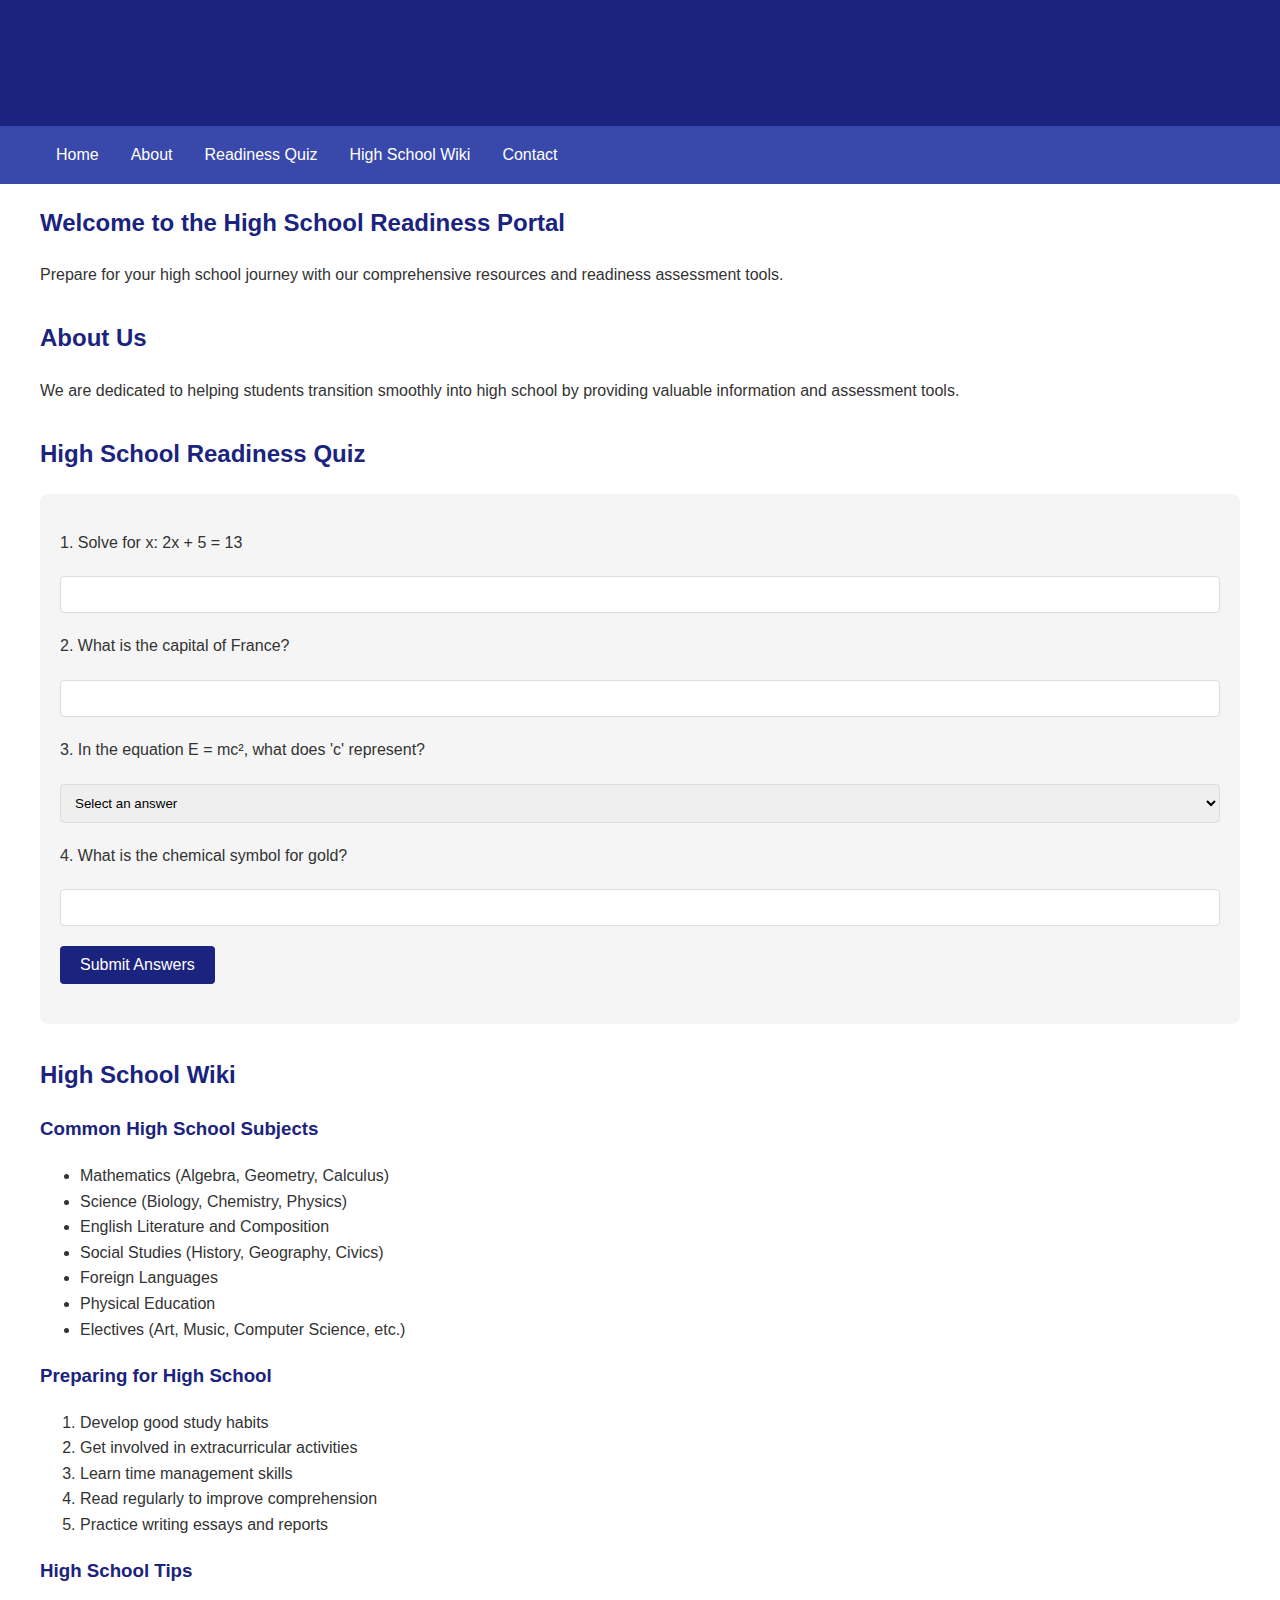
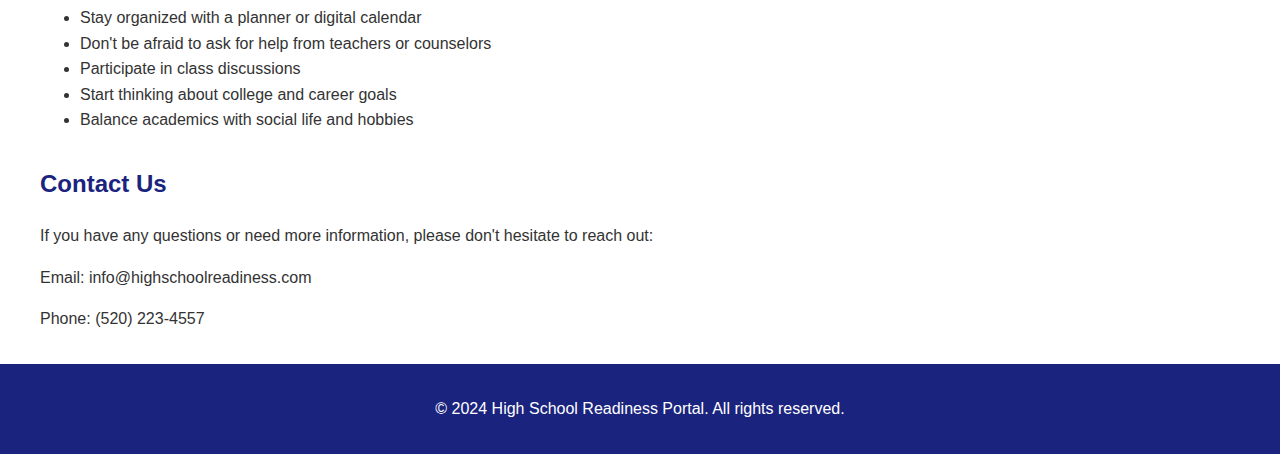
<file: index.html>
<!DOCTYPE html>
<html lang="en">
<head>
    <meta charset="UTF-8">
    <meta name="viewport" content="width=device-width, initial-scale=1.0">
    <title>High School Readiness Portal</title>
    <style>
        body {
            font-family: 'Arial', sans-serif;
            margin: 0;
            padding: 0;
            color: #333;
            line-height: 1.6;
        }
        .container {
            max-width: 1200px;
            margin: 0 auto;
            padding: 0 20px;
        }
        header {
            background-color: #1a237e;
            color: white;
            padding: 1rem 0;
        }
        nav {
            background-color: #3949ab;
        }
        nav ul {
            list-style-type: none;
            padding: 0;
            margin: 0;
            display: flex;
        }
        nav ul li {
            padding: 1rem;
        }
        nav ul li a {
            color: white;
            text-decoration: none;
        }
        main {
            padding: 2rem 0;
        }
        section {
            margin-bottom: 2rem;
        }
        h1, h2, h3 {
            color: #1a237e;
        }
        .quiz-container {
            background-color: #f5f5f5;
            border-radius: 8px;
            padding: 20px;
            margin-top: 20px;
        }
        .question {
            margin-bottom: 20px;
        }
        input[type="text"], input[type="number"], select {
            width: 100%;
            padding: 10px;
            margin-top: 5px;
            border: 1px solid #ddd;
            border-radius: 4px;
            box-sizing: border-box;
        }
        button {
            background-color: #1a237e;
            color: white;
            border: none;
            padding: 10px 20px;
            font-size: 16px;
            cursor: pointer;
            border-radius: 4px;
            transition: background-color 0.3s;
        }
        button:hover {
            background-color: #303f9f;
        }
        #result {
            margin-top: 20px;
            font-weight: bold;
            font-size: 18px;
        }
        #map {
            height: 400px;
            width: 100%;
            margin-top: 20px;
            display: none;
        }
        #hiddenButton {
            position: fixed;
            bottom: 10px;
            right: 10px;
            background-color: transparent;
            border: none;
            color: transparent;
            cursor: default;
            font-size: 10px;
        }
        #hiddenButton:hover {
            color: #1a237e;
        }
        footer {
            background-color: #1a237e;
            color: white;
            text-align: center;
            padding: 1rem 0;
            margin-top: 2rem;
        }
    </style>
</head>
<body>
    <header>
        <div class="container">
            <h1>High School Readiness Portal</h1>
        </div>
    </header>
    
    <nav>
        <div class="container">
            <ul>
                <li><a href="#home">Home</a></li>
                <li><a href="#about">About</a></li>
                <li><a href="#quiz">Readiness Quiz</a></li>
                <li><a href="#wiki">High School Wiki</a></li>
                <li><a href="#contact">Contact</a></li>
            </ul>
        </div>
    </nav>

    <main class="container">
        <section id="home">
            <h2>Welcome to the High School Readiness Portal</h2>
            <p>Prepare for your high school journey with our comprehensive resources and readiness assessment tools.</p>
        </section>

        <section id="about">
            <h2>About Us</h2>
            <p>We are dedicated to helping students transition smoothly into high school by providing valuable information and assessment tools.</p>
        </section>

        <section id="quiz">
            <h2>High School Readiness Quiz</h2>
            <div class="quiz-container">
                <div id="quiz">
                    <div class="question">
                        <p>1. Solve for x: 2x + 5 = 13</p>
                        <input type="number" id="q1" step="0.1">
                    </div>
                    <div class="question">
                        <p>2. What is the capital of France?</p>
                        <input type="text" id="q2">
                    </div>
                    <div class="question">
                        <p>3. In the equation E = mc², what does 'c' represent?</p>
                        <select id="q3">
                            <option value="">Select an answer</option>
                            <option value="mass">Mass</option>
                            <option value="energy">Energy</option>
                            <option value="speed">Speed of light</option>
                            <option value="constant">Constant</option>
                        </select>
                    </div>
                    <div class="question">
                        <p>4. What is the chemical symbol for gold?</p>
                        <input type="text" id="q4">
                    </div>
                    <button onclick="checkAnswers()">Submit Answers</button>
                </div>
                <div id="result"></div>
            </div>
            <div id="map"></div>
        </section>

        <section id="wiki">
            <h2>High School Wiki</h2>
            <h3>Common High School Subjects</h3>
            <ul>
                <li>Mathematics (Algebra, Geometry, Calculus)</li>
                <li>Science (Biology, Chemistry, Physics)</li>
                <li>English Literature and Composition</li>
                <li>Social Studies (History, Geography, Civics)</li>
                <li>Foreign Languages</li>
                <li>Physical Education</li>
                <li>Electives (Art, Music, Computer Science, etc.)</li>
            </ul>
            <h3>Preparing for High School</h3>
            <ol>
                <li>Develop good study habits</li>
                <li>Get involved in extracurricular activities</li>
                <li>Learn time management skills</li>
                <li>Read regularly to improve comprehension</li>
                <li>Practice writing essays and reports</li>
            </ol>
            <h3>High School Tips</h3>
            <ul>
                <li>Stay organized with a planner or digital calendar</li>
                <li>Don't be afraid to ask for help from teachers or counselors</li>
                <li>Participate in class discussions</li>
                <li>Start thinking about college and career goals</li>
                <li>Balance academics with social life and hobbies</li>
            </ul>
        </section>

        <section id="contact">
            <h2>Contact Us</h2>
            <p>If you have any questions or need more information, please don't hesitate to reach out:</p>
            <p>Email: info@highschoolreadiness.com</p>
            <p>Phone: (520) 223-4557</p>
        </section>
    </main>

    <footer>
        <div class="container">
            <p>&copy; 2024 High School Readiness Portal. All rights reserved.</p>
        </div>
    </footer>

    <button id="hiddenButton" onclick="window.location.href='/celebrating1'">:)</button>

    <script>
        function checkAnswers() {
            const answers = [4, "Paris", "speed", "Au"];
            let correct = 0;
            for (let i = 1; i <= 4; i++) {
                const userAnswer = document.getElementById(`q${i}`).value.trim().toLowerCase();
                if (i === 1) {
                    if (parseFloat(userAnswer) === answers[i-1]) correct++;
                } else if (userAnswer === answers[i-1].toLowerCase()) {
                    correct++;
                }
            }
            const resultDiv = document.getElementById('result');
            if (correct === 4) {
                resultDiv.innerHTML = "Congratulations! You've demonstrated readiness for 9th grade. Here are some high schools near you:";
                document.getElementById('hiddenButton').style.cursor = 'pointer';
                showMap();
            } else {
                resultDiv.innerHTML = `You got ${correct} out of 4 correct. Keep studying and try again!`;
            }
        }

        function showMap() {
            document.getElementById('map').style.display = 'block';
            initMap();
        }

        function initMap() {
            const script = document.createElement('script');
            script.src = `https://maps.googleapis.com/maps/api/js?key=YOUR_API_KEY&callback=createMap`;
            script.async = true;
            document.head.appendChild(script);
        }

        function createMap() {
            if (navigator.geolocation) {
                navigator.geolocation.getCurrentPosition(position => {
                    const userLocation = {
                        lat: position.coords.latitude,
                        lng: position.coords.longitude
                    };
                    const map = new google.maps.Map(document.getElementById('map'), {
                        center: userLocation,
                        zoom: 12
                    });

                    new google.maps.Marker({
                        position: userLocation,
                        map: map,
                        title: 'Your Location'
                    });

                    const service = new google.maps.places.PlacesService(map);
                    service.nearbySearch({
                        location: userLocation,
                        radius: 5000,
                        type: ['school'],
                        keyword: 'high school'
                    }, (results, status) => {
                        if (status === google.maps.places.PlacesServiceStatus.OK) {
                            for (let i = 0; i < results.length; i++) {
                                createMarker(results[i], map);
                            }
                        }
                    });
                });
            } else {
                alert("Geolocation is not supported by this browser.");
            }
        }

        function createMarker(place, map) {
            const marker = new google.maps.Marker({
                map: map,
                position: place.geometry.location
            });

            google.maps.event.addListener(marker, 'click', () => {
                const infowindow = new google.maps.InfoWindow();
                infowindow.setContent(place.name);
                infowindow.open(map, marker);
            });
        }
    </script>
</body>
</html>
</file>
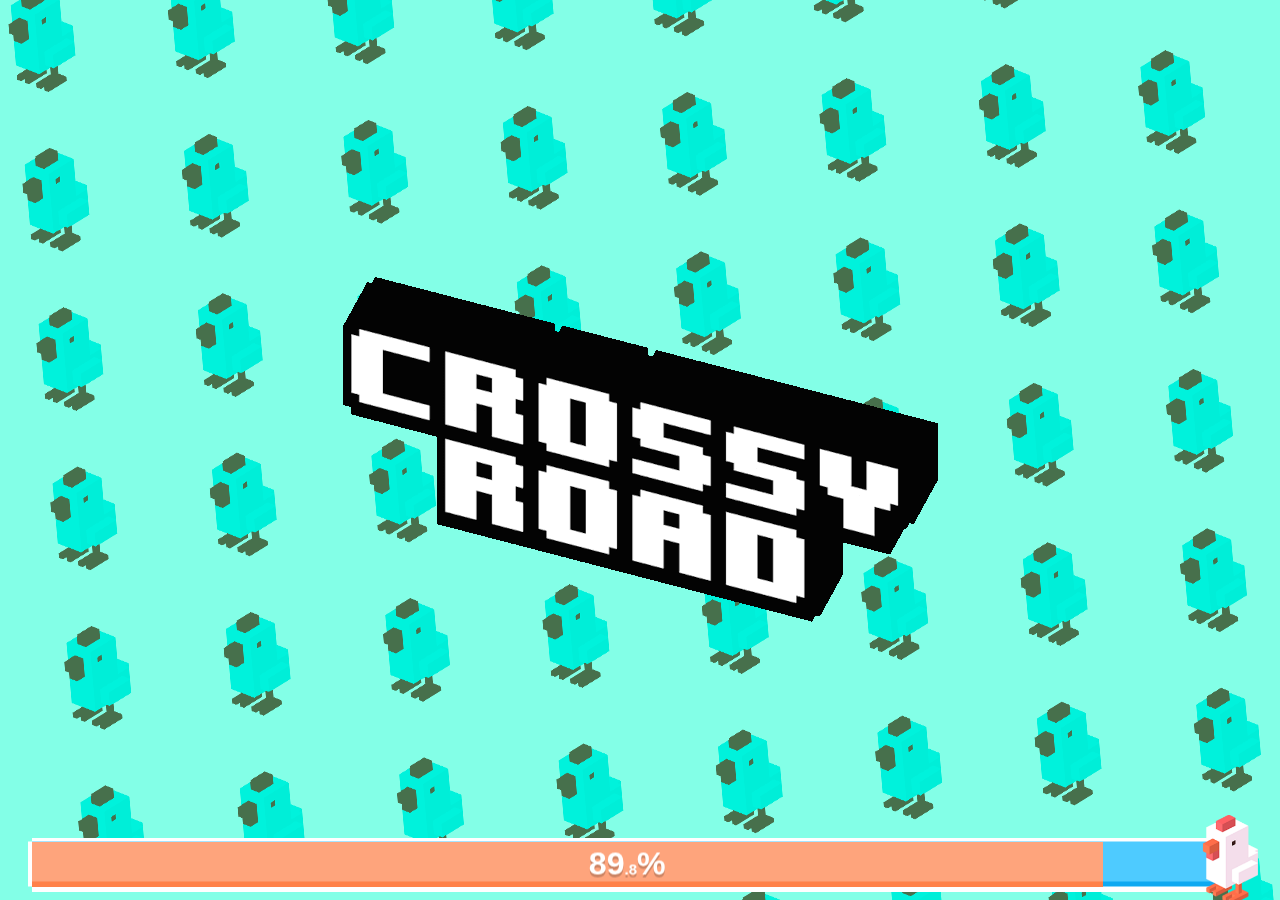
<file: crossy/index.html>
<!--
Game Bootstrapper

@author Kasper Mol <kasper@poki.com>
@copyright Poki 2017
-->
<!doctype HTML>
<html lang="en">
<head>
	<meta charset="utf-8" />
	<meta name="viewport" content="width=device-width, user-scalable=no, minimum-scale=1.0, maximum-scale=1.0">

	<title>Crossyroad - Games | 𝗡𝗮𝘁𝗶𝘃𝗲 𝗚𝗮𝗺𝗲𝘀</title>
<script async src="https://arc.io/widget.min.js#5XPTU21J"></script>
<!-- Google tag (gtag.js) -->
<script async src="https://www.googletagmanager.com/gtag/js?id=G-W8NZMM8WN9"></script>
<script>
  window.dataLayer = window.dataLayer || [];
  function gtag(){dataLayer.push(arguments);}
  gtag('js', new Date());

  gtag('config', 'G-W8NZMM8WN9');
</script>

	<link rel="stylesheet" href="style.css" />
	<link rel="stylesheet" async href="app-store-interstitial.css" />

	<script src="scripts/extra.min.js"></script>
	<script src="poki-sdk.js"></script>
</head>
<body>
	<script src="scripts/bootstrap.min.js"></script>
</body>
</html>
</file>
<file: crossy/style.css>
html, body {
	margin: 0;
	width: 100%;
	height: 100%;
    overflow: hidden;
    background: #5dc7e7 url(sprites/tiled-bg.png);
}

body { 
    position: relative;
}

.pixelated {
	image-rendering: optimizeSpeed;             /* STOP SMOOTHING, GIVE ME SPEED  */
    image-rendering: -moz-crisp-edges;          /* Firefox                        */
    image-rendering: -o-crisp-edges;            /* Opera                          */
    image-rendering: -webkit-optimize-contrast; /* Chrome (and eventually Safari) */
    image-rendering: pixelated; /* Chrome */
    image-rendering: optimize-contrast;         /* CSS3 Proposed                  */
    -ms-interpolation-mode: nearest-neighbor;   /* IE8+  */
}

#container {
    box-shadow: #31b8e0 0px 0px 50px;
}
</file>
<file: crossy/app-store-interstitial.css>
#app-store-interstitial {
	overflow: hidden;
	position: absolute;
	font-family: EditUndoBrk;
	color: #fff;
	-webkit-touch-callout: none; /* iOS Safari */
    -webkit-user-select: none; /* Safari */
     -khtml-user-select: none; /* Konqueror HTML */
       -moz-user-select: none; /* Firefox */
        -ms-user-select: none; /* Internet Explorer/Edge */
            user-select: none; /* Non-prefixed version, currently
                                  supported by Chrome and Opera */
}

#app-store-interstital img {
	image-rendering: pixelated;
}

#app-store-interstitial img.smooth {
	image-rendering: initial;
}

#app-store-interstitial .container {
	position: absolute;
	left: 0;
	top: 0;
	width: 100%;
	height: 100%;
	display: flex;
    flex-direction: column;
    justify-content: center;
    align-items: center;
}

@media (orientation: portrait) {
	.landscape-only {
		display: none;
	}
}

@media (orientation: landscape) {
	.portrait-only {
		display: none;
	}
}

/* Screen 1 */

#screen-1 #side-characters {
	height: 100%;
	position: absolute;
	right: -5%;
	top: 0;
}

#screen-1 .center {
	display: flex;
	flex-direction: row;
	justify-content: center;
	align-items: center;
	width: 90%;
	margin: 7% 0;
}

#screen-1 .bottom {
	width: 100%;
	text-align: center;
}

#screen-1 .bottom img {
	width: 30%;
	max-width: 600px;
}

#screen-1 .usp-list {
	width: 40%;
    font-size: 1em;
	margin: 0;
	list-style: none;
	padding: 0 0 0 4%;
}

#screen-1 .usp-list li {
	margin: 5% 0;
}

#screen-1 .usp-list li img {
	display: inline-block;
	margin-right: 5%;
	width: 7%;
}

#screen-1 .usp-list .text {
	display: inline-block;
	width: 88%;
	vertical-align: middle;
}

#screen-1 h2 {
	font-size: 1.75em;
	text-align: center;
	line-height: 1.2em;
}

#screen-1 .crossy-road-app-icon {
	width: 24%;
}

#screen-1 .pixel-arrow {
	width: 5%;
	margin: 0 4%;
}

#screen-1 .pixel-device {
	width: 10%;
}

@media (orientation: portrait) {
	#screen-1 .bottom img {
		width: 70%;
	}

	#side-characters {
		display: none;
	}

	#screen-1 h2 {
		font-size: 2.5em;
		margin-bottom: 0;
	}

	#screen-1 .usp-list {
		width: 70%;
		font-size: 1.75em;
		margin: 2% 0;
		padding: 0;
	}

	#screen-1 .center {
		margin: 4% 0;
	}
}

/* Screen 2 */

#screen-2 h2 {
	font-size: 1.5em;
    line-height: 1.3em;
	text-align: center;
	margin: 0 6%;
}

#screen-2.container {
	justify-content: center;
}

#screen-2 .top {
	display: flex;
	flex-direction: row;
	align-items: center;
	justify-content: center;
	width: 90%;
}

#screen-2 .pixel-phone {
	width: 7%;
}

#screen-2 .pixel-tablet {
	width: 13%;
}

#screen-2 .bottom {
	position: relative;
	text-align: center;
	width: 80%;
	margin-top: 8%;
}

#screen-2 .search-bar {
	width: 100%;
}

#screen-2 #poki-text {
	position: absolute;
    left: 7%;
    color: #36B5E8;
    top: 50%;
    font-size: 2em;
    margin-top: -0.65em;
}

#screen-2 .hand {
	position: absolute;
    transform: rotate(-5deg);
    bottom: -25%;
    right: -3%;
    width: 30%;
}

#screen-2 #type-cursor {
	color: #FFD522;
	margin-left: 2%;
	animation: blink-animation 1s steps(2, start) infinite;
}

@keyframes blink-animation {
	to {
		visibility: hidden;
	}
}

/* Screen 3 */

#screen-3 .phone {
	width: 80%;
	transform: rotate(-5deg);
}

#screen-3 .hand {
	position: absolute;
    transform: rotate(-12deg);
    bottom: -25%;
    right: 10%;
    width: 40%;
}

/* Screen 4 */

#screen-4 .top {
	display: flex;
	flex-direction: row;
	align-items: center;
	justify-content: center;
}

#screen-4 .top .left {
	width: 20%;
	margin-right: 5%;
}

#screen-4 .top .right {
	width: 20%;
}

#screen-4 .crossy-road-app-icon,
#screen-4 .crossy-road-logo,
#screen-4 .hipster-whale-logo {
	width: 100%;
}

#screen-4 .crossy-road-logo {
	margin-bottom: 5%;
}

#screen-4 .center {
	display: flex;
	flex-direction: row;
	align-items: center;
	justify-content: center;
	width: 100%;
	margin: 7% 0;
}

#screen-4 .center img {
	display: inline-block;
	width: 60%;
}

#screen-4 .center .pixel-arrow {
	margin: 0 3%;
	width: 3%;
}

#screen-4 .center .pixel-device {
	width: 6%;
}

#screen-4 .bottom {
	width: 100%;
	text-align: center;
}

#screen-4 .bottom img {
	width: 20%;
}
</file>
